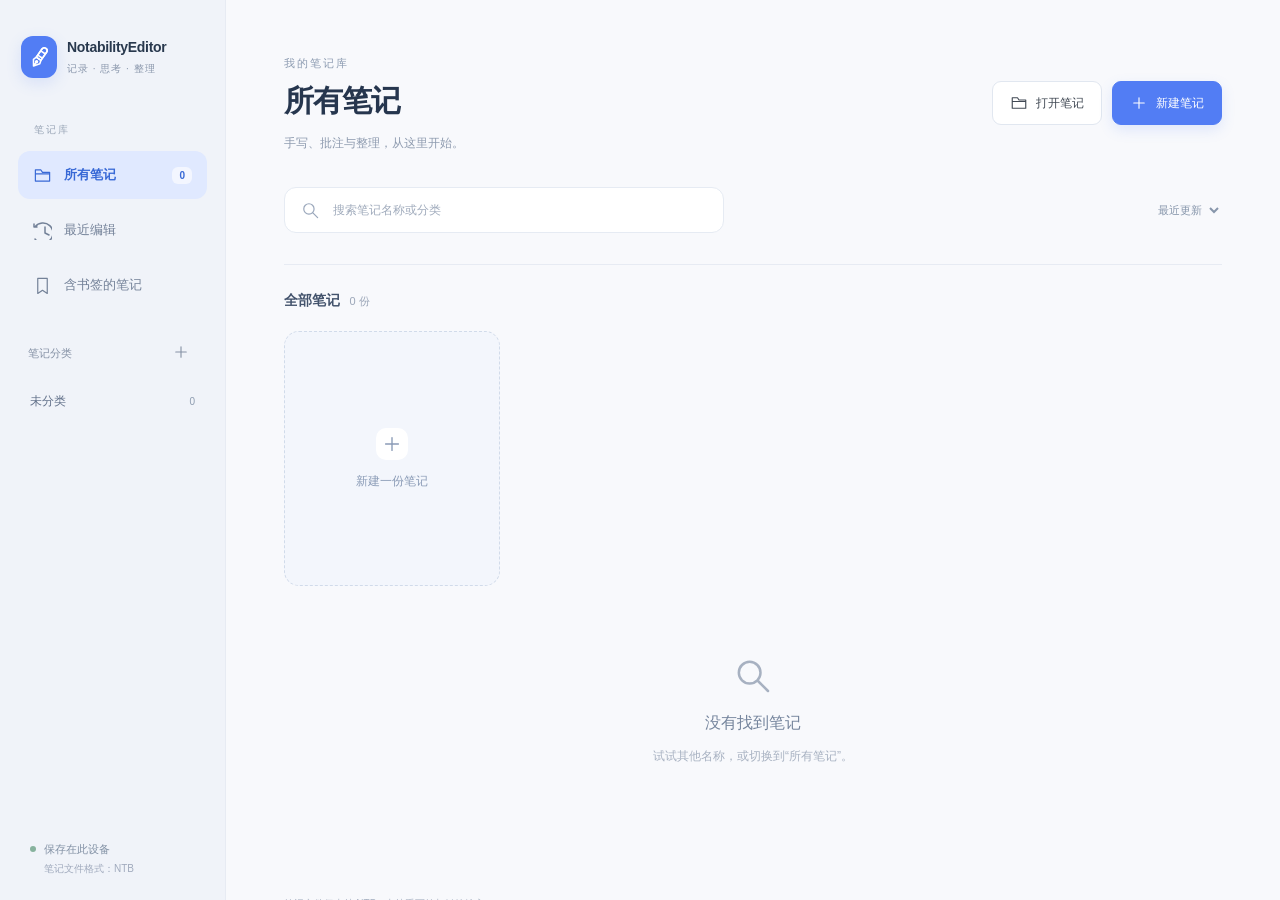
<file: android-tablet/design/index.html>
<!doctype html>
<html lang="zh-CN"><head><meta charset="utf-8"><meta name="viewport" content="width=device-width,initial-scale=1"><meta http-equiv="refresh" content="0;url=home/index.html"><title>NotabilityEditor · 主页</title></head><body><a href="home/index.html">进入笔记主页</a></body></html>
</file>
<file: android-tablet/design/shared/ui.css>
@font-face { font-family: TabletUI; src: local("Microsoft YaHei"), local("PingFang SC"); }
* { box-sizing: border-box; }
:root { font-family: TabletUI, "Segoe UI", sans-serif; color: #414954; background: #fff; --blue: #527df4; --panel: 280px; --header: 184px; }
body { margin: 0; overflow: hidden; }
button, input, select { font: inherit; }
button { color: inherit; background: none; border: 0; cursor: pointer; -webkit-tap-highlight-color: transparent; }
button:disabled { opacity: .25; cursor: default; }
button:focus-visible, input:focus-visible, select:focus-visible { outline: 2px solid #527df4; outline-offset: 3px; }
svg { width: 24px; height: 24px; fill: none; stroke: currentColor; stroke-width: 1.5; stroke-linecap: round; stroke-linejoin: round; flex-shrink: 0; }
[hidden] { display: none !important; }
.svg-defs { position: absolute; width: 0; height: 0; overflow: hidden; }
dialog { border: 1px solid #e1e4eb; border-radius: 22px; padding: 25px; width: min(460px, calc(100vw - 32px)); color: #354255; box-shadow: 0 25px 100px #102b4b30; }
dialog::backdrop { background: #20334d35; backdrop-filter: blur(3px); }
.modal-heading { display: flex; align-items: center; justify-content: space-between; margin-bottom: 17px; }
.modal-heading h2 { font-size: 19px; margin: 0; }
.modal-heading button { font-size: 26px; color: #9aabba; }
.modal-copy { font-size: 12px; line-height: 1.9; color: #7a8b9f; }
.form-label { display: block; font-size: 12px; margin: 18px 0 9px; }
.text-input { width: 100%; border: 1px solid #dce3ed; border-radius: 9px; padding: 12px; font-size: 13px; color: #293b50; background: white; }
.paper-options { display: flex; gap: 10px; }
.paper-option { flex: 1; height: 80px; border: 1px solid #dde4ee; border-radius: 9px; display: flex; align-items: center; justify-content: center; flex-direction: column; gap: 12px; font-size: 11px; }
.paper-option.chosen { border-color: #6996fa; background: #f0f5ff; color: #386ceb; }
.paper-sample { width: 34px; height: 22px; background-color: #fff; border: 1px solid #e1e6ed; }
.paper-sample.grid { background-image: linear-gradient(#dbe4eb 1px, transparent 1px), linear-gradient(90deg, #dbe4eb 1px, transparent 1px); background-size: 6px 6px; }
.paper-sample.lined { background-image: linear-gradient(#dbe4eb 1px, transparent 1px); background-size: 100% 6px; }
.modal-actions { display: flex; gap: 10px; justify-content: flex-end; margin-top: 26px; }
.button { height: 40px; padding: 0 16px; display: inline-flex; align-items: center; justify-content: center; gap: 8px; font-size: 12px; border-radius: 9px; }
.button.primary { background: #527df4; color: white; }
.setting-row { display: flex; justify-content: space-between; gap: 16px; align-items: center; padding: 15px 0; border-bottom: 1px solid #edf0f5; font-size: 12px; }
.setting-row small { display: block; font-size: 10px; color: #97a3b2; line-height: 1.6; margin-top: 5px; }
.switch { accent-color: #527df4; width: 20px; height: 20px; flex-shrink: 0; }
.library-card { padding: 16px; background: #f5f7fb; border: 1px solid #e3e9f2; border-radius: 12px; width: 100%; text-align: left; font-size: 13px; }
.library-card small { display: block; color: #91a0b2; font-size: 11px; margin-top: 8px; }
.toast { position: fixed; bottom: 80px; left: 50%; transform: translateX(-50%); background: #354155ee; color: white; padding: 13px 22px; border-radius: 12px; font-size: 12px; z-index: 100; max-width: 90vw; text-align: center; }

.home-mode #editor-root { display:none; }
body:not(.home-mode) #home-root { display:none; }
.local-dot { display:inline-block; width:6px; height:6px; border-radius:50%; background:#83b3a0; }

.button.danger { color:#c94c50; background:#fff0f0; }
.button.danger:hover { background:#ffe1e1; }

@media(max-width:420px){ .return-actions { flex-wrap:wrap; gap:8px; } .return-actions .button { flex:1 1 auto; padding:0 10px; } }

.paper-sample.dotted { background-image: radial-gradient(#a3b7d3 1px, transparent 1px); background-size: 8px 8px; }
</file>
<file: android-tablet/design/home/home.css>
.home-screen { height: 100dvh; display: grid; grid-template-columns: 226px minmax(0, 1fr); background: #f8f9fc; }
.home-sidebar { display: flex; flex-direction: column; gap: 0; padding: 36px 18px 24px; background: #f0f3f9; border-right: 1px solid #e7ebf3; }
.home-brand { display: flex; align-items: center; gap: 10px; text-decoration: none; color: #29394e; margin: 0 0 45px 3px; }
.home-brand>span { width: 36px; height: 42px; border-radius: 12px; display: grid; place-items: center; background: #527df4; color: #fff; box-shadow: 0 5px 15px #527df428; }
.home-brand svg { width: 25px; height: 25px; }
.home-brand strong { font-size: 14px; letter-spacing: -.3px; }
.home-brand small { display: block; font-size: 10px; letter-spacing: 1px; font-weight: 400; color: #8a97ac; margin-top: 7px; }
.home-nav-label { padding: 0 16px; font-size: 10px; letter-spacing: 2px; color: #9aa6b7; margin: 0 0 14px; }
.home-nav { display: grid; gap: 7px; }
.home-nav button { display: flex; align-items: center; gap: 12px; min-height: 48px; padding: 0 15px; border-radius: 12px; font-size: 13px; color: #738198; text-align: left; }
.home-nav svg { width: 19px; height: 19px; }
.home-nav button:hover { background: #e8edf7; }
.home-nav button.selected { background: #e0e9ff; color: #3869d6; font-weight: 600; }
.home-nav button>span { margin-left: auto; font-size: 10px; background: #fff9; padding: 3px 7px; border-radius: 6px; }
.home-local { margin: auto 12px 0; display: flex; align-items: flex-start; gap: 8px; font-size: 11px; color: #8190a4; line-height: 1.5; }
.home-local .local-dot { margin-top: 5px; width: 6px; height: 6px; }
.home-local small { display: block; color: #a0aabd; font-size: 10px; margin-top: 4px; }
.home-main { overflow: auto; padding: 53px clamp(24px, 4.5vw, 70px) 26px; min-width: 0; }
.home-heading { display: flex; align-items: center; justify-content: space-between; gap: 20px; margin-bottom: 34px; }
.home-eyebrow { color: #8c9bb1; font-size: 11px; letter-spacing: 2px; }
.home-heading h1 { margin: 10px 0 11px; font-size: 30px; font-weight: 650; letter-spacing: -1px; color: #26364e; }
.home-heading p { margin: 0; font-size: 12px; color: #8e9baf; line-height: 1.7; }
.home-actions { display: flex; gap: 10px; flex-shrink: 0; }
.home-actions .button { height: 44px; padding: 0 17px; background: white; border: 1px solid #e1e7f0; font-size: 12px; }
.home-actions .primary { background: #527df4; border-color: #527df4; box-shadow: 0 5px 14px #527df426; }
.home-actions svg { width: 18px; height: 18px; }
.home-search-row { display: flex; align-items: center; gap: 18px; padding-bottom: 31px; border-bottom: 1px solid #e7ebf3; }
.home-search { display: flex; align-items: center; gap: 11px; width: min(440px, 100%); background: white; padding: 0 16px; border: 1px solid #e6ebf3; height: 46px; border-radius: 12px; color: #9aa7bb; }
.home-search svg { width: 19px; height: 19px; }
.home-search input { width: 100%; min-width: 0; border: 0; background: none; outline: none; font-size: 12px; color: #3e4c63; }
.home-search input::placeholder { color: #a0abbc; }
#home-sort { margin-left: auto; padding: 10px 4px; background: none; border: 0; color: #8796ab; font-size: 11px; }
.home-section-heading { display: flex; align-items: center; gap: 10px; margin: 27px 0 21px; }
.home-section-heading h2 { font-size: 14px; color: #43536c; margin: 0; font-weight: 600; }
.home-section-heading>span { color: #9ba6b8; font-size: 11px; }
.home-notes { display: grid; grid-template-columns: repeat(auto-fill, minmax(min(190px, 100%), 1fr)); gap: 25px; align-items: start; }
.note-open { display: block; width: 100%; padding: 0; text-align: left; border-radius: 16px; }
.note-open:hover .home-cover { transform: translateY(-3px); border-color: #a9bff4; box-shadow: 0 8px 22px #37507812; }
.home-cover { aspect-ratio: 1 / 1.18; max-height: 280px; background: #eef2fa; border: 1px solid #e2e8f2; border-radius: 15px; padding: 18px 22px; position: relative; transition: transform .18s, box-shadow .18s; overflow: hidden; display: flex; justify-content: center; }
.home-cover canvas { display: block; width: auto; max-width: 100%; height: 100%; object-fit: contain; border-radius: 3px; box-shadow: 0 3px 12px #26364e1a; }
.home-cover .cover-bookmark { position: absolute; right: 12px; top: 12px; color: #527df4; width: 19px; height: 23px; fill: #c6d6ff; }
.note-open h3 { font-size: 13px; color: #3c4d67; margin: 14px 0 7px; font-weight: 600; overflow: hidden; text-overflow: ellipsis; white-space: nowrap; }
.note-open p { display: flex; gap: 8px; color: #9aa7bb; font-size: 10px; margin: 0; }
.home-create-tile { aspect-ratio: 1 / 1.18; max-height: 280px; border: 1px dashed #d1dbea; border-radius: 15px; display: flex; flex-direction: column; align-items: center; justify-content: center; gap: 13px; background: #f3f6fc; color: #8a9bb6; font-size: 12px; }
.home-create-tile:hover { border-color: #8aa8ed; background: #eef3ff; color: #527df4; }
.home-create-tile svg { width: 32px; height: 32px; padding: 5px; background: white; border-radius: 10px; }
.home-empty { text-align: center; padding: 70px 15px; color: #a7b1c1; }
.home-empty>svg { width: 40px; height: 40px; }
.home-empty h2 { font-size: 16px; color: #74849c; font-weight: 500; }
.home-empty p { font-size: 12px; }
.home-footer { margin-top: 50px; color: #aab4c4; font-size: 10px; }
@media (max-width: 1000px) {
  .home-screen { grid-template-columns: 190px minmax(0, 1fr); }
  .home-sidebar { padding: 30px 12px 24px; }
  .home-brand { gap: 7px; }
  .home-brand strong { font-size: 12px; }
  .home-main { padding: 35px 25px 24px; }
  .home-heading { align-items: flex-start; flex-wrap: wrap; gap: 22px; }
  .home-notes { gap: 18px; }
}
@media (max-width: 600px) {
  .home-screen { display: flex; flex-direction: column; }
  .home-sidebar { padding: 19px 18px 14px; border: 0; background: #f0f3f9; flex-shrink: 0; }
  .home-brand { margin: 0 0 19px; }
  .home-brand strong { font-size: 15px; }
  .home-nav-label, .home-local { display: none; }
  .home-nav { display: flex; gap: 5px; }
  .home-nav button { min-height: 40px; padding: 0 9px; gap: 5px; font-size: 11px; }
  .home-nav svg { width: 16px; height: 16px; }
  .home-nav button>span { display: none; }
  .home-main { flex: 1; min-height: 0; padding: 26px 20px; }
  .home-heading { margin-bottom: 24px; }
  .home-heading h1 { font-size: 26px; }
  .home-actions .button { height: 42px; }
  .home-search-row { gap: 8px; padding-bottom: 23px; }
  .home-search { padding: 0 11px; }
  #home-sort { width: 85px; flex-shrink: 0; }
  .home-notes { grid-template-columns: repeat(2, minmax(0, 1fr)); gap: 18px 13px; }
  .home-cover { padding: 14px; }
  .note-open h3 { font-size: 12px; }
  .note-open p { flex-direction: column; gap: 5px; }
}
@media (prefers-reduced-motion: reduce) { .home-cover { transition: none; } }

/* Notebook library categories stay separate from editor tool preferences. */
.home-sidebar { min-height: 0; overflow-y: auto; }
.home-category-heading { display:flex; align-items:center; justify-content:space-between; margin:28px 10px 10px; font-size:11px; color:#8591a5; }
.home-category-heading button { width:32px; height:32px; border-radius:10px; }
.home-category-heading svg { width:18px; height:18px; }
.home-categories { display:flex; flex-direction:column; gap:4px; }
.home-category-row { display:flex; min-width:0; align-items:center; gap:2px; }
.category-filter { min-width:0; flex:1; min-height:44px; display:flex; align-items:center; justify-content:space-between; gap:8px; padding:9px 12px; border-radius:12px; text-align:left; font-size:12px; color:#62718a; }
.category-filter>span:first-child { overflow:hidden; text-overflow:ellipsis; white-space:nowrap; }
.category-filter.selected { background:#e1e9fb; color:#356ce6; }
.category-count { font-size:10px; color:#8e9cb0; }
.category-more { flex-shrink:0; width:32px; min-height:40px; border-radius:10px; color:#7b89a0; }
.category-more:hover,.home-category-heading button:hover { background:#e1e9fb; }
.home-note-card { min-width:0; }
.note-category { display:block; max-width:100%; margin-top:10px; padding:5px 10px; background:#edf1f8; border-radius:8px; font-size:10px; color:#657b9a; white-space:nowrap; overflow:hidden; text-overflow:ellipsis; }
.note-category:hover { background:#e1e9fb; color:#356ce6; }
.form-error { color:#c94c50; font-size:12px; min-height:16px; }
@media(max-width:600px) {
  .home-sidebar { overflow:visible; }
  .home-category-heading { margin:12px 4px 2px; }
  .home-categories { flex-direction:row; overflow-x:auto; max-height:52px; gap:6px; }
  .home-category-row { flex-shrink:0; max-width:220px; }
  .category-filter { min-height:40px; }
  .category-more { width:25px; }
}

@media print { #home-root { display: none; } }

.home-note-actions { display:flex; align-items:center; gap:8px; margin-top:8px; }
.home-note-actions .note-category { margin:0; min-width:0; }
.notebook-more { margin-left:auto; flex-shrink:0; width:40px; height:40px; border-radius:10px; display:grid; place-items:center; color:#71819b; }
.notebook-more:hover { background:#e1e9fb; color:#356ce6; }
.notebook-more svg { width:20px; height:20px; }
.delete-notebook-name { font-weight:600; overflow-wrap:anywhere; }
</file>
<file: android-tablet/design/editor/editor.css>
.app-header { height: var(--header); background: linear-gradient(#f6f6f8, #f7f7f9); border-bottom: 1px solid #d8dbe0; position: relative; }
.icon-button { width: 44px; height: 44px; border-radius: 10px; display: inline-flex; align-items: center; justify-content: center; flex-shrink: 0; }
.icon-button:hover { background: #edf0f5; }
.library-button { position: absolute; left: 20px; top: 22px; width: 54px; height: 54px; background: #fff; border-radius: 20px; box-shadow: 0 8px 22px #242c3c10; }
.library-button svg { width: 26px; height: 26px; }
.brand-mark { display: none; }
.document-heading { position: absolute; bottom: 9px; left: 23px; right: 30px; }
.document-title { display: block; line-height: 30px; font-size: 21px; color: #191b20; text-align: left; padding: 0; max-width: 100%; overflow: hidden; white-space: nowrap; text-overflow: ellipsis; }
.document-title span { font-size: 12px; color: #a7aab0; margin-left: 7px; }
.document-state { display: none; }
.document-state[data-error="true"] { display: block; position: fixed; bottom: 22px; left: 18px; padding: 12px; background: #fff3f1; border-radius: 12px; font-size: 12px; color: #bc5a4b; z-index: 30; }
.document-controls { position: fixed; top: 22px; right: 18px; display: flex; align-items: center; gap: 4px; padding: 5px 8px; background: #fff; border-radius: 20px; box-shadow: 0 8px 25px #242c3c12; z-index: 50; }
.document-controls .icon-button { width: 43px; height: 44px; }
.document-controls svg { width: 26px; height: 26px; }
#toggle-pages[aria-expanded="true"] { color: #416bdf; background: #edf2ff; }
#toggle-pages[aria-expanded="true"] svg { fill: #6286ef33; }
.workspace { display: flex; height: calc(100dvh - var(--header)); padding-right: var(--panel); }
.pages-hidden .workspace { padding-right: 0; }
.editor { flex: 1; min-width: 0; position: relative; display: flex; flex-direction: column; background: white; }
.editor-topline { display: none; }
.tool-dock { position: fixed; top: 22px; left: calc((100% - 180px) / 2); transform: translateX(-50%); width: min(760px, calc(100vw - 340px)); background: #fff; border: 1px solid #ffffffcc; border-radius: 23px; box-shadow: 0 9px 25px #242c3c19; z-index: 40; overflow: hidden; }
.tools { height: 59px; display: flex; justify-content: space-evenly; align-items: center; padding: 0 15px; gap: 6px; }
.tool { display: flex; flex: 1; flex-direction: column; gap: 3px; align-items: center; justify-content: center; position: relative; height: 52px; max-width: 96px; min-width: 44px; border-radius: 10px; color: #535a65; }
.tool svg { width: 30px; height: 30px; stroke-width: 1.35; }
.tool span { display: block; font-size: 10px; line-height: 12px; white-space: nowrap; }
.tool:hover { background: #f3f5f9; }
.tool .ink-fill { fill: white; }
.tool .ink-tip { fill: currentColor; fill-opacity: .3; }
.tool.active { color: var(--ink-color, #356ce6); }
.tool.active .ink-fill { fill: var(--ink-color, #356ce6); fill-opacity: .65; }
.tool.active .ink-tip { fill: var(--ink-color, #356ce6); fill-opacity: .9; }
.tool.active::after { content: ""; position: absolute; bottom: 0; left: 25%; right: 25%; height: 2px; background: currentColor; border-radius: 3px; }
.tool[data-tool="eraser"].active { color: #535a65; }
.tool[data-tool="eraser"].active svg { fill: #f0a5bc88; }
.tool[data-tool="lasso"].active svg { fill: #a8bff799; }
.tool[data-tool="hand"].active { color: #535a65; }
.tool[data-tool="image"].active, .tool[data-tool="lasso"].active { color: #527df4; }
.toolbox-settings { width: 30px; min-width: 24px; }
.toolbox-settings svg { width: 18px; }
.divider { width: 1px; height: 30px; background: #d9dbe0; flex-shrink: 0; }
.tool-divider { height: 25px; margin: 0 4px; }
.tool-options { height: 57px; border-top: 1px solid #e0e0e5; padding: 0 15px; overflow-x: auto; scrollbar-width: thin; }
.ink-options, .eraser-options, .hand-options, .selection-menu { display: flex; height: 100%; align-items: center; justify-content: center; gap: 15px; }
.ink-options { width: max-content; min-width: 100%; }
.image-options { display: flex; align-items: center; gap: 10px; height: 100%; width: max-content; min-width: 100%; }
.image-options .segment { min-height: 40px; padding: 0 13px; font-size: 12px; gap: 5px; }
.image-options svg { width: 20px; height: 20px; }
#image-status { font-size: 11px; color: #9299a4; white-space: nowrap; }
.colors { display: flex; align-items: center; justify-content: space-around; flex: 1; gap: 9px; min-width: 0; }
.swatch { width: 29px; height: 29px; border-radius: 50%; padding: 0; background: var(--swatch); position: relative; border: 1px solid #11111106; flex-shrink: 0; }
.swatch.selected { outline: 1.5px solid #7193fa; outline-offset: 3px; }
.swatch.selected::after { content: ""; position: absolute; width: 4px; height: 17px; border-radius: 2px; background: white; left: 12px; top: 5px; transform: rotate(44deg); }
.custom-color { width: 29px; height: 29px; border-radius: 50%; background: #eeeff2; color: #747d89; font-size: 22px; position: relative; display: grid; place-items: center; overflow: hidden; cursor: pointer; flex-shrink: 0; }
.custom-color input { position: absolute; inset: 0; opacity: 0; cursor: pointer; width: 100%; height: 100%; }
.width-presets, .eraser-sizes { display: flex; gap: 9px; align-items: center; }
.width-presets button, .eraser-sizes button { height: 32px; width: 32px; padding: 0; border-radius: 50%; background: #eff0f3; display: grid; place-items: center; }
.width-presets i, .eraser-sizes i { display: block; width: var(--dot); height: var(--dot); border-radius: 50%; background: #454e5d; }
.width-presets .chosen, .eraser-sizes .chosen { outline: 1.5px solid #7193fa; outline-offset: 3px; }
.width-button { width: 24px; height: 36px; padding: 0; color: #8992a0; }
.width-button small { font-size: 9px; }
.selection-menu button, .segment { display: flex; align-items: center; justify-content: center; gap: 10px; height: 35px; padding: 0 22px; border-radius: 24px; background: #f0f0f2; font-size: 14px; color: #646b76; white-space: nowrap; }
.selection-menu button.chosen, .segment.chosen { background: #eef3ff; outline: 1.5px solid #668af5; color: #536782; }
.selection-menu svg { width: 28px; height: 24px; }
.eraser-options { gap: 19px; }
.eraser-options .segment { padding: 0 18px; gap: 7px; font-size: 13px; }
.eraser-options .segment svg { width: 29px; }
.hand-options { color: #9299a4; font-size: 12px; }
.hand-options svg { width: 20px; }
.hand-options button { color: #527df4; padding: 10px; }
.viewport { flex: 1; min-height: 0; overflow: auto; overscroll-behavior: contain; scrollbar-width: thin; padding: 0 0 60px; background: white; }
.paper-space { position: relative; margin: 0 auto; }
.paper { position: relative; width: 900px; height: 1272px; background: #fff; transform-origin: top left; overflow: hidden; }
.paper canvas { width: 900px; height: 1272px; position: absolute; inset: 0; }
#overlay { touch-action: none; cursor: crosshair; }
#overlay.hand { cursor: grab; }
#overlay.dragging { cursor: grabbing; }
.canvas-footer { position: absolute; bottom: 19px; right: 18px; display: flex; gap: 12px; align-items: flex-end; z-index: 10; pointer-events: none; }
.preview-label { display: none; }
.view-controls { display: flex; align-items: center; gap: 4px; padding: 4px 8px; background: #ffffffee; box-shadow: 0 4px 20px #242c3c14; border: 1px solid #eeeeef; border-radius: 18px; font-size: 11px; color: #9ca3ad; pointer-events: auto; }
.view-controls button { min-width: 28px; height: 35px; border-radius: 8px; }
.view-controls button:hover { background: #eef2fa; }
.view-controls button:first-child, .view-controls button:nth-child(3) { font-size: 22px; }
.view-controls .divider { height: 16px; margin: 0 5px; }
.pages-panel { width: var(--panel); position: fixed; top: 0; right: 0; bottom: 0; background: #f5f5f8; border-left: 1px solid #cdd0d7; display: flex; flex-direction: column; padding-top: 97px; z-index: 25; }
.pages-hidden .pages-panel { display: none; }
.page-search { display: flex; align-items: center; gap: 10px; margin: 0 15px 16px; padding: 0 16px; height: 53px; min-height: 53px; background: white; border: 1px solid #dddfe5; border-radius: 28px; color: #9096a1; }
.page-search svg { width: 20px; }
.page-search input { min-width: 0; width: 100%; background: none; border: 0; outline: none; font-size: 16px; color: #4a535f; }
.panel-heading { display: flex; align-items: center; padding: 0 14px 17px; gap: 8px; }
.panel-heading select { border: 0; background: none; color: #22262e; font-size: 15px; font-weight: 600; min-width: 0; max-width: 150px; }
.panel-heading>span { color: #9da3ae; font-size: 10px; margin-left: auto; }
.panel-heading .icon-button { display: none; }
.note-info { display: none; }
.page-list { overflow: auto; flex: 1; padding: 0 15px; scrollbar-width: thin; }
.page-card { position: relative; padding: 0; margin: 0 0 18px; }
.page-open { border: 0; background: none; width: 100%; display: block; padding: 0; }
.page-preview { position: relative; background: white; border: 1px solid #bfc4ce; border-radius: 9px; overflow: hidden; width: 100%; aspect-ratio: 900 / 1272; }
.selected .page-preview { border: 3px solid #4b7bf8; }
.page-preview canvas { width: 100%; height: 100%; display: block; object-fit: cover; }
.page-meta { text-align: center; margin-top: 7px; color: #9ba2b0; font-size: 12px; }
.page-meta small { display: none; }
.page-bookmark { position: absolute; top: 1px; right: 8px; color: #7f8794; width: 29px; height: 35px; padding: 0; }
.page-bookmark svg { height: 29px; width: 25px; fill: #ffffffd9; }
.page-bookmark.bookmarked { color: #4b7bf8; }
.page-bookmark.bookmarked svg { fill: #a8bff7; }
.page-more { position: absolute; bottom: 37px; left: 9px; background: #ffffffee; width: 30px; height: 30px; border: 1px solid #9ca5b3; border-radius: 50%; padding: 0; display: grid; place-items: center; }
.page-more svg { width: 21px; }
.empty-pages { color: #929ba8; font-size: 12px; text-align: center; padding: 30px 0; }
.add-page { display: flex; align-items: center; justify-content: center; gap: 9px; background: white; border-radius: 13px; margin: 10px 15px 9px; min-height: 45px; box-shadow: 0 4px 18px #242c3c09; font-size: 13px; color: #527df4; }
.add-page svg { width: 18px; }
.sidebar-footer { font-size: 9px; color: #9ca6b4; display: flex; align-items: center; gap: 6px; margin: 0 18px 10px; }
.sidebar-footer button { margin-left: auto; font-size: 14px; }
.local-dot { width: 4px; height: 4px; background: #87b29e; border-radius: 50%; }
.popover { position: fixed; background: #fafafcee; border: 1px solid #e8e8ed; border-radius: 23px; padding: 14px; box-shadow: 0 12px 40px #242c3c20; backdrop-filter: blur(20px); z-index: 70; }
.popover button { display: flex; align-items: center; gap: 14px; width: 100%; padding: 13px 15px; text-align: left; border-radius: 10px; font-size: 14px; min-height: 46px; }
.popover button:hover { background: #e4e8f1; }
.popover button small { display: block; color: #8b94a3; font-size: 11px; margin-top: 5px; }
.menu-label { display: block; color: #919aa7; font-size: 11px; padding: 10px; }
.popover p { font-size: 10px; color: #929aa8; line-height: 1.8; margin: 10px; }
.more-menu { top: 86px; right: 18px; width: 330px; max-height: calc(100dvh - 105px); overflow: auto; }
.menu-group { display: block; background: #ededf1; border-radius: 13px; margin-bottom: 13px; overflow: hidden; }
.menu-group button { border-radius: 0; border-bottom: 1px solid #dcdde4; padding: 15px 17px; }
.menu-group button:last-child { border: 0; }
.menu-group:not(.file-actions) button { justify-content: space-between; }
.pdf-icon { border: 1px solid currentColor; border-radius: 3px; padding: 5px 2px; font-size: 8px; width: 24px; text-align: center; }
.more-footer { display: flex; align-items: center; justify-content: center; color: #979eaa; font-size: 11px; }
.more-footer button { width: 45px; height: 32px; padding: 0; min-height: 32px; justify-content: center; font-size: 20px; }
.export-menu { right: 34px; top: 96px; width: 300px; }
.export-menu button small { margin-left: auto; }
.page-context-menu { width: 248px; padding: 10px; }
.danger { color: #ec5968; }
.selection-actions { position: absolute; top: 12px; left: 50%; transform: translateX(-50%); display: flex; align-items: center; gap: 15px; padding: 5px 14px; background: #fff; border: 1px solid #dce3ef; border-radius: 12px; box-shadow: 0 5px 20px #26334612; font-size: 11px; white-space: nowrap; z-index: 20; }
.selection-actions>span { color: #8b97a8; }
.selection-actions button { display: flex; align-items: center; gap: 5px; height: 35px; color: #527df4; }
.selection-actions svg { width: 16px; }
.left-hand .workspace { padding-left: var(--panel); padding-right: 0; }
.left-hand.pages-hidden .workspace { padding-left: 0; }
.left-hand .pages-panel { right: auto; left: 0; border-left: 0; border-right: 1px solid #cdd0d7; }
.toolbox-bottom .tool-dock { top: auto; bottom: 75px; }
.toolbox-bottom .viewport { padding-bottom: 200px; }
.focus-mode .app-header, .focus-mode .pages-panel { display: none; }
.focus-mode .workspace { height: 100dvh; padding: 0; }
.focus-exit { display: none; }
.focus-mode .focus-exit { display: block; position: absolute; bottom: 20px; left: 18px; background: white; border: 1px solid #e5e8ef; border-radius: 15px; min-height: 44px; padding: 0 17px; color: #527df4; box-shadow: 0 5px 20px #242c3c10; z-index: 20; }
@media (max-width: 1100px) {
  :root { --panel: 260px; }
  .tool-dock { width: calc(100vw - 320px); left: calc((100% - 165px) / 2); }
  .tools { gap: 2px; padding: 0 8px; }
  .tool { width: 44px; min-width: 44px; }
  .tool svg { width: 28px; height: 28px; }
  .tool-options { padding: 0 12px; }
  .ink-options { gap: 10px; }
  .colors { gap: 7px; }
  .swatch, .custom-color { width: 25px; height: 25px; }
  .swatch.selected::after { left: 10px; top: 5px; height: 13px; }
  .width-presets { gap: 6px; }
  .width-presets button { width: 27px; height: 27px; }
  .width-button { display: none; }
  .eraser-options { gap: 12px; }
  .eraser-sizes { gap: 7px; }
  .eraser-options .segment { padding: 0 12px; font-size: 12px; gap: 4px; }
}
@media (max-width: 850px) {
  :root { --panel: 250px; }
  .workspace, .left-hand .workspace { padding: 0; }
  .pages-panel { box-shadow: -12px 0 25px #242c3c0a; }
  .library-button { left: 14px; width: 48px; height: 52px; border-radius: 18px; }
  .document-controls { right: 12px; padding: 5px; gap: 0; }
  .document-controls .icon-button { width: 39px; }
  .tool-dock { left: calc((100% - 145px) / 2); width: calc(100vw - 295px); }
  .tool-options { padding: 0 10px; }
  .tool svg { width: 27px; height: 27px; }
  .colors { gap: 6px; }
  .ink-options { gap: 8px; }
  .swatch, .custom-color { width: 23px; height: 23px; }
  .swatch.selected::after { top: 4px; left: 9px; height: 13px; }
  .width-presets button { width: 25px; height: 25px; }
  .eraser-options { gap: 9px; }
  .eraser-options .segment { padding: 0 9px; }
  .eraser-options .segment svg { width: 23px; }
}
@media (max-width: 700px) {
  :root { --header: 207px; }
  .tool-dock { left: 50%; top: 84px; width: calc(100vw - 28px); max-width: 580px; border-radius: 19px; }
  .tools { height: 54px; }
  .tool-options { height: 53px; }
  .document-controls { top: 17px; }
  .library-button { top: 17px; }
  .document-heading { left: 78px; right: 190px; top: 34px; bottom: auto; }
  .document-title { font-size: 14px; line-height: 24px; }
  .document-title span { display: none; }
  .document-controls .icon-button { width: 36px; height: 40px; }
  .document-controls svg { width: 24px; }
  .more-menu { top: 75px; right: 12px; width: min(330px, calc(100vw - 24px)); }
  .export-menu { top: 83px; right: 12px; }
  .colors { gap: 5px; }
  .swatch, .custom-color { width: 22px; height: 22px; }
  .width-presets { gap: 5px; }
  .width-presets button { width: 24px; height: 24px; }
  .ink-options { gap: 7px; }
  .ink-options>.divider { height: 26px; }
  .pages-panel { padding-top: 85px; }
  .selection-menu { gap: 18px; }
  .selection-menu button { font-size: 13px; padding: 0 18px; }
  .view-controls { font-size: 10px; }
}
@media (max-width: 380px) {
  .document-heading { right: 180px; left: 72px; }
  .document-controls { gap: 0; right: 8px; }
  .document-controls .icon-button { width: 33px; }
  .colors [data-color="#111111"] { display: none; }
  .eraser-options .segment { padding: 0 7px; font-size: 11px; }
  .eraser-sizes button { width: 25px; height: 25px; }
  .eraser-options { gap: 8px; }
}
/* The note column owns its header and page; the page manager is a sibling column. */
:root { --panel: clamp(128px, 26.5vw, 320px); --header: 220px; }
body { --note-width: calc(100vw - var(--panel)); --note-left: 0px; }
body.pages-hidden { --note-width: 100vw; }
body:not(.pages-hidden) { --header: 184px; }
body.left-hand:not(.pages-hidden) { --note-left: var(--panel); }
.workspace, .left-hand .workspace, .pages-hidden .workspace, .left-hand.pages-hidden .workspace { display: grid; grid-template-columns: minmax(0, 1fr) var(--panel); height: 100dvh; padding: 0; }
.pages-hidden .workspace { grid-template-columns: minmax(0, 1fr); }
.left-hand:not(.pages-hidden) .workspace { grid-template-columns: var(--panel) minmax(0, 1fr); }
.editor { grid-column: 1; grid-row: 1; min-height: 0; }
.left-hand:not(.pages-hidden) .editor { grid-column: 2; }
.pages-panel, .left-hand .pages-panel { position: relative; inset: auto; grid-column: 2; grid-row: 1; width: auto; min-width: 0; min-height: 0; padding-top: 97px; border: 0; border-left: 1px solid #cdd0d7; box-shadow: none; }
.left-hand:not(.pages-hidden) .pages-panel { grid-column: 1; border-left: 0; border-right: 1px solid #cdd0d7; }
.panel-heading .icon-button { display: inline-flex; width: 30px; height: 30px; }
.panel-heading select { flex: 1; }
.app-header { height: var(--header); flex: 0 0 var(--header); min-width: 0; }
.library-button { top: 22px; left: 20px; }
.document-heading { top: 34px; bottom: auto; left: 86px; right: 228px; }
.document-title { font-size: 17px; line-height: 30px; }
.document-controls { top: 22px; right: 18px; left: auto; padding: 5px 8px; gap: 4px; }
.document-controls .icon-button { width: 43px; height: 44px; }
body:not(.pages-hidden) .document-controls { right: calc((var(--panel) - 200px) / 2); }
body.left-hand:not(.pages-hidden) .document-controls { right: auto; left: calc((var(--panel) - 200px) / 2); }
.tool-dock { position: absolute; top: 84px; left: 50%; width: min(760px, calc(100% - 28px)); max-width: none; }
body:not(.pages-hidden) .tool-dock { top: 22px; left: calc(50% + 35px); width: min(760px, calc(100% - 110px)); }
body:not(.pages-hidden) .document-heading { top: auto; bottom: 10px; left: 23px; right: 20px; }
.tools { overflow-x: auto; scrollbar-width: none; }
.tool { flex-shrink: 0; }
.selection-actions { top: calc(var(--header) + 12px); max-width: calc(100% - 20px); }
.toolbox-bottom .tool-dock { position: fixed; top: auto; bottom: 75px; left: calc(var(--note-left) + var(--note-width) / 2); width: min(760px, calc(var(--note-width) - 28px)); }
.toolbox-bottom .viewport { padding-bottom: 200px; }
.focus-mode .workspace { display: flex; }
.focus-mode .editor { width: 100%; }
.focus-mode .selection-actions { top: 12px; }
@media (max-width: 850px) {
  .tool-options { padding: 0 10px; }
  .page-search { margin: 0 10px 12px; padding: 0 10px; gap: 5px; }
  .panel-heading { padding: 0 10px 12px; gap: 2px; flex-wrap: wrap; }
  .panel-heading select { font-size: 13px; width: 100%; }
  .page-list { padding: 0 10px; }
  .add-page { margin-left: 10px; margin-right: 10px; font-size: 12px; }
}
@media (max-width: 700px) {
  body:not(.pages-hidden) { --header: 207px; }
  .library-button { top: 17px; left: 14px; }
  .document-heading { top: 29px; left: 77px; right: 178px; }
  .document-title { font-size: 14px; line-height: 24px; }
  .document-controls { top: 17px; right: 12px; padding: 5px; gap: 0; }
  .document-controls .icon-button { width: 36px; height: 40px; }
  body:not(.pages-hidden) .document-controls { display: grid; grid-template-columns: repeat(2, 36px); top: 12px; right: calc((var(--panel) - 82px) / 2); border-radius: 18px; }
  body.left-hand:not(.pages-hidden) .document-controls { right: auto; left: calc((var(--panel) - 82px) / 2); }
  body:not(.pages-hidden) .tool-dock { top: 84px; left: 50%; width: calc(100% - 16px); }
  body:not(.pages-hidden) .document-heading { top: 29px; bottom: auto; left: 77px; right: 12px; }
  .tool { min-width: 40px; }
  .tool svg { width: 25px; height: 25px; }
  .tool span { font-size: 9px; }
  .pages-panel, .left-hand .pages-panel { padding-top: 115px; }
  .page-search { height: 42px; min-height: 42px; }
  .page-search input { font-size: 12px; }
  .sidebar-footer { margin-left: 10px; margin-right: 10px; }
  .selection-menu { gap: 8px; width: max-content; min-width: 100%; }
  .selection-menu button { padding: 0 10px; }
  .eraser-options { width: max-content; min-width: 100%; }
  .toolbox-bottom .tool-dock { top: auto; bottom: 75px; left: calc(var(--note-left) + var(--note-width) / 2); width: calc(var(--note-width) - 16px); }
}
@media print {
  body { overflow: visible; background: white; }
  .app-header, .pages-panel, .editor-topline, .tool-dock, .canvas-footer, .selection-actions, .popover, .toast, dialog { display: none !important; }
  .workspace, .editor, .viewport, .paper-space { display: block !important; width: auto !important; height: auto !important; overflow: visible !important; padding: 0 !important; margin: 0 !important; background: none !important; }
  .paper { transform: none !important; width: 100% !important; height: auto !important; }
  .paper #ink { position: relative !important; width: 100% !important; height: auto !important; }
  .paper #overlay { display: none; }
  @page { size: A4; margin: 0; }
}


/* v13: keep document/save controls visible and reserve native fullscreen space. */
.focus-mode .app-header { display: flex; }
.focus-mode .workspace { height: calc(100dvh - var(--header)); }
.viewport { touch-action: none; cursor: grab; padding-left: 16px; padding-right: 16px; background: #42464d; }
.viewport.margin-dragging { cursor: grabbing; }
</file>
